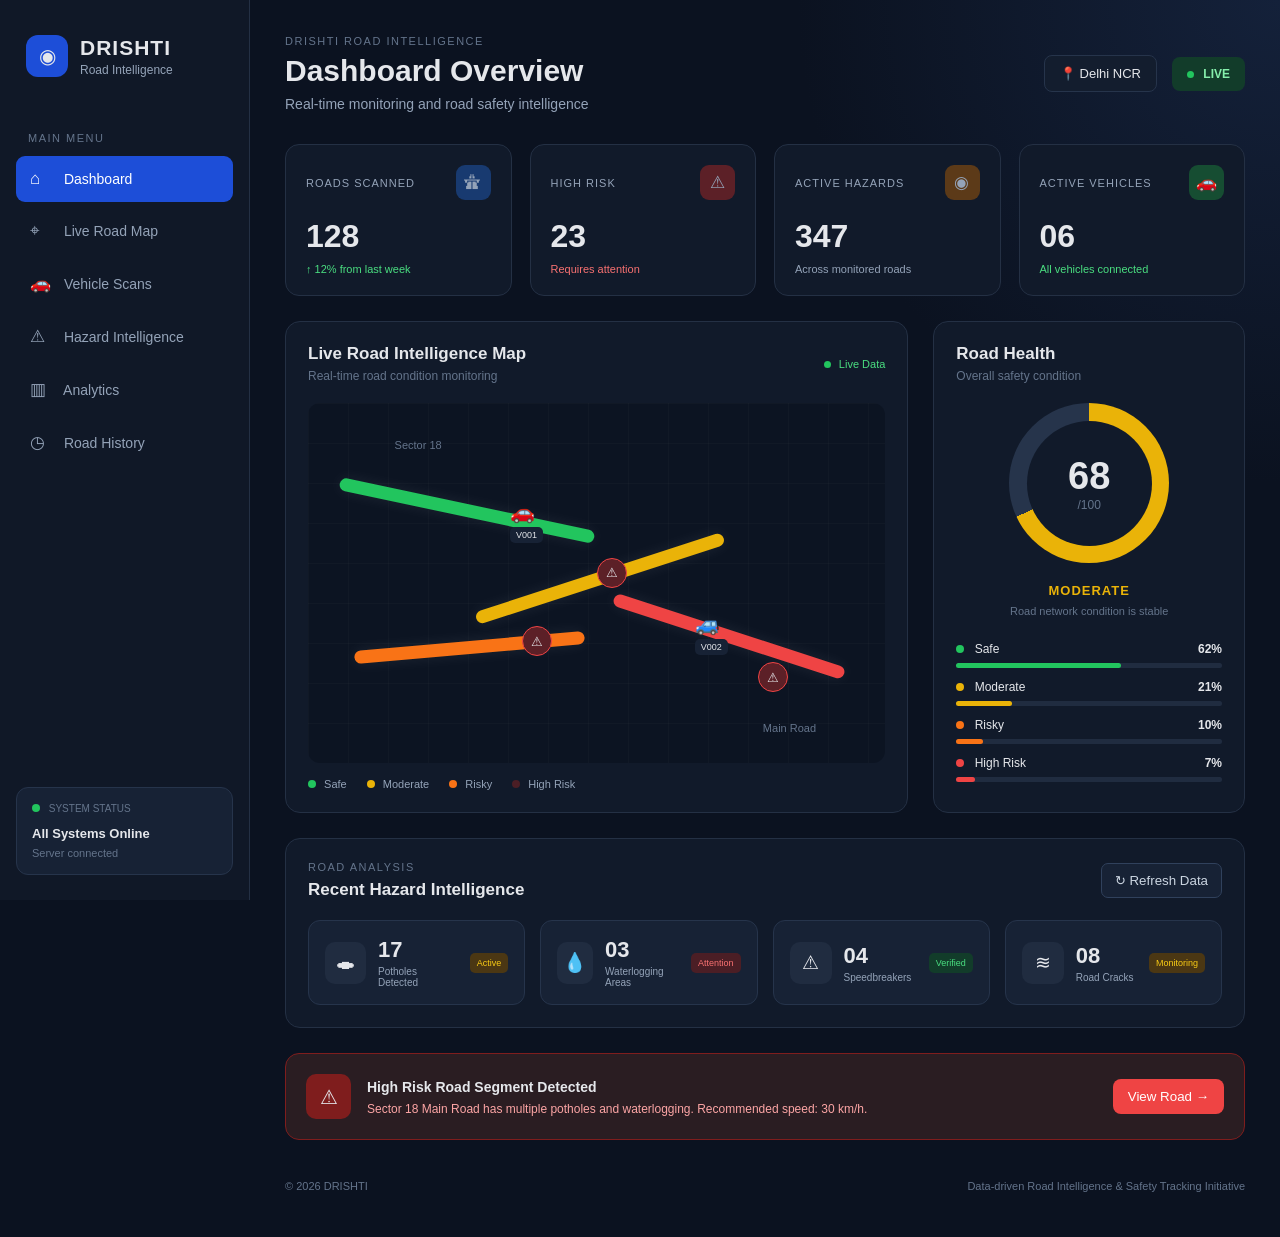
<file: index.html>
<!DOCTYPE html>
<html lang="en">

<head>
    <meta charset="UTF-8">

    <meta name="viewport" content="width=device-width, initial-scale=1.0">

    <title>DRISHTI | Road Intelligence System</title>

    <link rel="stylesheet" href="style.css">
</head>

<body>

    <!-- SIDEBAR -->
    <aside class="sidebar">

        <div class="brand">
            <div class="brand-icon">◉</div>

            <div>
                <h1>DRISHTI</h1>
                <p>Road Intelligence</p>
            </div>
        </div>


        <div class="menu-title">MAIN MENU</div>

        <nav class="navigation">

            <button class="nav-item active">
                <span>⌂</span>
                Dashboard
            </button>

            <button class="nav-item">
                <span>⌖</span>
                Live Road Map
            </button>

            <button class="nav-item">
                <span>🚗</span>
                Vehicle Scans
            </button>

            <button class="nav-item">
                <span>⚠</span>
                Hazard Intelligence
            </button>

            <button class="nav-item">
                <span>▥</span>
                Analytics
            </button>

            <button class="nav-item">
                <span>◷</span>
                Road History
            </button>

        </nav>


        <div class="sidebar-bottom">

            <div class="system-card">

                <div class="system-header">
                    <span class="status-light"></span>
                    SYSTEM STATUS
                </div>

                <strong>All Systems Online</strong>

                <p>Server connected</p>

            </div>

        </div>

    </aside>


    <!-- MAIN CONTENT -->
    <main class="main-content">


        <!-- TOP HEADER -->
        <header class="topbar">

            <div>
                <p class="small-title">DRISHTI ROAD INTELLIGENCE</p>

                <h2>Dashboard Overview</h2>

                <p class="subtitle">
                    Real-time monitoring and road safety intelligence
                </p>
            </div>


            <div class="topbar-right">

                <div class="location">
                    📍 Delhi NCR
                </div>

                <div class="live-indicator">
                    <span></span>
                    LIVE
                </div>

            </div>

        </header>


        <!-- STATISTICS -->
        <section class="stats-grid">

            <div class="stat-card">

                <div class="stat-top">
                    <span>ROADS SCANNED</span>
                    <div class="stat-icon blue">🛣</div>
                </div>

                <h3>128</h3>

                <p class="positive">↑ 12% from last week</p>

            </div>


            <div class="stat-card">

                <div class="stat-top">
                    <span>HIGH RISK</span>
                    <div class="stat-icon red">⚠</div>
                </div>

                <h3>23</h3>

                <p class="negative">Requires attention</p>

            </div>


            <div class="stat-card">

                <div class="stat-top">
                    <span>ACTIVE HAZARDS</span>
                    <div class="stat-icon orange">◉</div>
                </div>

                <h3>347</h3>

                <p class="neutral">Across monitored roads</p>

            </div>


            <div class="stat-card">

                <div class="stat-top">
                    <span>ACTIVE VEHICLES</span>
                    <div class="stat-icon green">🚗</div>
                </div>

                <h3>06</h3>

                <p class="positive">All vehicles connected</p>

            </div>

        </section>


        <!-- MAIN DASHBOARD -->
        <section class="dashboard-layout">


            <!-- MAP SECTION -->
            <div class="map-panel">

                <div class="panel-header">

                    <div>
                        <h3>Live Road Intelligence Map</h3>

                        <p>Real-time road condition monitoring</p>
                    </div>


                    <div class="map-live">
                        <span></span>
                        Live Data
                    </div>

                </div>


                <!-- VISUAL MAP -->
                <div class="road-map">

                    <div class="map-grid-lines"></div>

                    <div class="map-road safe-road"></div>
                    <div class="map-road moderate-road"></div>
                    <div class="map-road risky-road"></div>
                    <div class="map-road danger-road"></div>

                    <div class="map-vehicle vehicle-one">
                        🚗
                        <span>V001</span>
                    </div>

                    <div class="map-vehicle vehicle-two">
                        🚙
                        <span>V002</span>
                    </div>

                    <div class="hazard hazard-one">⚠</div>
                    <div class="hazard hazard-two">⚠</div>
                    <div class="hazard hazard-three">⚠</div>

                    <div class="map-label label-one">Sector 18</div>
                    <div class="map-label label-two">Main Road</div>

                </div>


                <!-- MAP LEGEND -->
                <div class="map-legend">

                    <span>
                        <i class="legend-dot safe"></i>
                        Safe
                    </span>

                    <span>
                        <i class="legend-dot moderate"></i>
                        Moderate
                    </span>

                    <span>
                        <i class="legend-dot risky"></i>
                        Risky
                    </span>

                    <span>
                        <i class="legend-dot danger"></i>
                        High Risk
                    </span>

                </div>

            </div>


            <!-- ROAD HEALTH -->
            <div class="health-panel">

                <div class="panel-header">

                    <div>
                        <h3>Road Health</h3>
                        <p>Overall safety condition</p>
                    </div>

                </div>


                <div class="health-score">

                    <div class="score-ring">

                        <div class="score-inner">
                            <strong>68</strong>
                            <span>/100</span>
                        </div>

                    </div>

                    <h3>MODERATE</h3>

                    <p>Road network condition is stable</p>

                </div>


                <div class="risk-distribution">

                    <div class="risk-row">

                        <div>
                            <span class="dot safe-dot"></span>
                            Safe
                        </div>

                        <strong>62%</strong>

                    </div>


                    <div class="progress">
                        <div class="progress-fill safe-fill"></div>
                    </div>


                    <div class="risk-row">

                        <div>
                            <span class="dot moderate-dot"></span>
                            Moderate
                        </div>

                        <strong>21%</strong>

                    </div>


                    <div class="progress">
                        <div class="progress-fill moderate-fill"></div>
                    </div>


                    <div class="risk-row">

                        <div>
                            <span class="dot risky-dot"></span>
                            Risky
                        </div>

                        <strong>10%</strong>

                    </div>


                    <div class="progress">
                        <div class="progress-fill risky-fill"></div>
                    </div>


                    <div class="risk-row">

                        <div>
                            <span class="dot danger-dot"></span>
                            High Risk
                        </div>

                        <strong>7%</strong>

                    </div>


                    <div class="progress">
                        <div class="progress-fill danger-fill"></div>
                    </div>

                </div>

            </div>

        </section>


        <!-- HAZARD INTELLIGENCE -->
        <section class="hazard-section">

            <div class="section-title">

                <div>
                    <p class="small-title">ROAD ANALYSIS</p>

                    <h3>Recent Hazard Intelligence</h3>
                </div>

                <button id="refreshButton">
                    ↻ Refresh Data
                </button>

            </div>


            <div class="hazard-grid">

                <div class="hazard-card">

                    <div class="hazard-icon">🕳</div>

                    <div>
                        <strong>17</strong>
                        <p>Potholes Detected</p>
                    </div>

                    <span class="trend warning">
                        Active
                    </span>

                </div>


                <div class="hazard-card">

                    <div class="hazard-icon">💧</div>

                    <div>
                        <strong>03</strong>
                        <p>Waterlogging Areas</p>
                    </div>

                    <span class="trend danger">
                        Attention
                    </span>

                </div>


                <div class="hazard-card">

                    <div class="hazard-icon">⚠</div>

                    <div>
                        <strong>04</strong>
                        <p>Speedbreakers</p>
                    </div>

                    <span class="trend safe-status">
                        Verified
                    </span>

                </div>


                <div class="hazard-card">

                    <div class="hazard-icon">≋</div>

                    <div>
                        <strong>08</strong>
                        <p>Road Cracks</p>
                    </div>

                    <span class="trend warning">
                        Monitoring
                    </span>

                </div>

            </div>

        </section>


        <!-- ALERT -->
        <section class="alert-panel">

            <div class="alert-icon">
                ⚠
            </div>

            <div>

                <strong>High Risk Road Segment Detected</strong>

                <p>
                    Sector 18 Main Road has multiple potholes and waterlogging.
                    Recommended speed: 30 km/h.
                </p>

            </div>

            <button id="viewRoadButton">
                View Road →
            </button>

        </section>


        <!-- FOOTER -->
        <footer>

            <span>© 2026 DRISHTI</span>

            <span>
                Data-driven Road Intelligence & Safety Tracking Initiative
            </span>

        </footer>


    </main>


    <script src="script.js"></script>

</body>

</html>
</file>
<file: style.css>
/* ==============================
   GLOBAL
================================ */

* {
    margin: 0;
    padding: 0;
    box-sizing: border-box;
}

body {
    font-family: Arial, Helvetica, sans-serif;
    background: #0b1220;
    color: #e5e7eb;
}

button {
    font-family: inherit;
}


/* ==============================
   SIDEBAR
================================ */

.sidebar {
    position: fixed;

    width: 250px;
    height: 100vh;

    background: #101827;

    border-right: 1px solid #243044;

    padding: 25px 16px;

    display: flex;
    flex-direction: column;
}


.brand {
    display: flex;
    align-items: center;

    gap: 12px;

    padding: 10px;

    margin-bottom: 45px;
}

.brand-icon {
    width: 42px;
    height: 42px;

    display: flex;
    align-items: center;
    justify-content: center;

    background: #1d4ed8;

    border-radius: 12px;

    font-size: 20px;
}

.brand h1 {
    font-size: 21px;
    letter-spacing: 1px;
}

.brand p {
    font-size: 12px;
    color: #94a3b8;

    margin-top: 3px;
}


.menu-title {
    font-size: 11px;

    color: #64748b;

    letter-spacing: 1.5px;

    padding: 0 12px;

    margin-bottom: 12px;
}


.navigation {
    display: flex;
    flex-direction: column;

    gap: 6px;
}


.nav-item {
    border: none;

    background: transparent;

    color: #94a3b8;

    padding: 13px 14px;

    text-align: left;

    border-radius: 9px;

    font-size: 14px;

    cursor: pointer;

    transition: 0.2s;
}

.nav-item span {
    display: inline-block;

    width: 30px;

    font-size: 17px;
}


.nav-item:hover {
    background: #1b2638;
    color: white;
}


.nav-item.active {
    background: #1d4ed8;
    color: white;
}


.sidebar-bottom {
    margin-top: auto;
}


.system-card {
    background: #172235;

    border: 1px solid #26344b;

    border-radius: 12px;

    padding: 15px;
}

.system-header {
    font-size: 10px;

    color: #64748b;

    margin-bottom: 10px;
}

.status-light {
    display: inline-block;

    width: 8px;
    height: 8px;

    background: #22c55e;

    border-radius: 50%;

    margin-right: 6px;
}

.system-card strong {
    font-size: 13px;
}

.system-card p {
    color: #64748b;

    font-size: 11px;

    margin-top: 5px;
}


/* ==============================
   MAIN
================================ */

.main-content {
    margin-left: 250px;

    min-height: 100vh;

    padding: 35px;

    background:
        radial-gradient(
            circle at top right,
            #14213a,
            transparent 30%
        ),
        #0b1220;
}


/* ==============================
   TOPBAR
================================ */

.topbar {
    display: flex;

    justify-content: space-between;

    align-items: center;

    margin-bottom: 32px;
}

.small-title {
    font-size: 11px;

    letter-spacing: 1.5px;

    color: #64748b;

    margin-bottom: 7px;
}

.topbar h2 {
    font-size: 30px;

    margin-bottom: 8px;
}

.subtitle {
    color: #94a3b8;

    font-size: 14px;
}


.topbar-right {
    display: flex;

    align-items: center;

    gap: 15px;
}

.location {
    background: #131d2e;

    border: 1px solid #26344b;

    padding: 10px 15px;

    border-radius: 8px;

    font-size: 13px;
}

.live-indicator {
    background: #123c2a;

    color: #86efac;

    padding: 10px 15px;

    border-radius: 8px;

    font-size: 12px;

    font-weight: bold;
}

.live-indicator span {
    display: inline-block;

    width: 7px;
    height: 7px;

    background: #22c55e;

    border-radius: 50%;

    margin-right: 6px;
}


/* ==============================
   STATISTICS
================================ */

.stats-grid {
    display: grid;

    grid-template-columns:
        repeat(4, 1fr);

    gap: 18px;

    margin-bottom: 25px;
}

.stat-card {
    background: #111a2a;

    border: 1px solid #243044;

    border-radius: 14px;

    padding: 20px;
}

.stat-top {
    display: flex;

    justify-content: space-between;

    align-items: center;

    color: #94a3b8;

    font-size: 11px;

    letter-spacing: 1px;
}

.stat-icon {
    width: 35px;
    height: 35px;

    display: flex;

    align-items: center;

    justify-content: center;

    border-radius: 9px;

    font-size: 17px;
}

.blue {
    background: #183a70;
}

.red {
    background: #5c2027;
}

.orange {
    background: #5c3a18;
}

.green {
    background: #164d32;
}

.stat-card h3 {
    font-size: 32px;

    margin: 18px 0 8px;
}

.stat-card p {
    font-size: 11px;
}

.positive {
    color: #4ade80;
}

.negative {
    color: #f87171;
}

.neutral {
    color: #94a3b8;
}


/* ==============================
   DASHBOARD
================================ */

.dashboard-layout {
    display: grid;

    grid-template-columns:
        2fr 1fr;

    gap: 25px;

    margin-bottom: 25px;
}

.map-panel,
.health-panel {
    background: #111a2a;

    border: 1px solid #243044;

    border-radius: 15px;

    padding: 22px;
}

.panel-header {
    display: flex;

    justify-content: space-between;

    align-items: center;

    margin-bottom: 20px;
}

.panel-header h3 {
    font-size: 17px;
}

.panel-header p {
    font-size: 12px;

    color: #64748b;

    margin-top: 5px;
}

.map-live {
    color: #4ade80;

    font-size: 11px;
}

.map-live span {
    display: inline-block;

    width: 7px;
    height: 7px;

    background: #22c55e;

    border-radius: 50%;

    margin-right: 5px;
}


/* ==============================
   MAP
================================ */

.road-map {
    height: 360px;

    position: relative;

    overflow: hidden;

    border-radius: 12px;

    background:
        linear-gradient(
            90deg,
            rgba(255,255,255,0.02) 1px,
            transparent 1px
        ),
        linear-gradient(
            rgba(255,255,255,0.02) 1px,
            transparent 1px
        ),
        #0c1422;

    background-size: 40px 40px;
}

.map-road {
    position: absolute;

    height: 13px;

    border-radius: 20px;

    box-shadow: 0 0 15px rgba(255,255,255,0.08);
}

.safe-road {
    width: 45%;

    background: #22c55e;

    top: 28%;

    left: 5%;

    transform: rotate(12deg);
}

.moderate-road {
    width: 45%;

    background: #eab308;

    top: 47%;

    left: 28%;

    transform: rotate(-18deg);
}

.risky-road {
    width: 40%;

    background: #f97316;

    top: 66%;

    left: 8%;

    transform: rotate(-5deg);
}

.danger-road {
    width: 42%;

    background: #ef4444;

    top: 63%;

    left: 52%;

    transform: rotate(18deg);
}

.map-vehicle {
    position: absolute;

    font-size: 20px;

    z-index: 2;
}

.map-vehicle span {
    display: block;

    background: #172235;

    padding: 3px 6px;

    border-radius: 5px;

    font-size: 9px;

    text-align: center;

    margin-top: 3px;
}

.vehicle-one {
    top: 27%;
    left: 35%;
}

.vehicle-two {
    top: 58%;
    left: 67%;
}

.hazard {
    position: absolute;

    width: 30px;
    height: 30px;

    display: flex;

    align-items: center;

    justify-content: center;

    background: #5c2027;

    border: 1px solid #ef4444;

    border-radius: 50%;

    font-size: 13px;
}

.hazard-one {
    top: 43%;
    left: 50%;
}

.hazard-two {
    top: 62%;
    left: 37%;
}

.hazard-three {
    top: 72%;
    left: 78%;
}

.map-label {
    position: absolute;

    color: #64748b;

    font-size: 11px;
}

.label-one {
    top: 10%;
    left: 15%;
}

.label-two {
    bottom: 8%;
    right: 12%;
}


/* ==============================
   MAP LEGEND
================================ */

.map-legend {
    display: flex;

    gap: 20px;

    margin-top: 15px;

    color: #94a3b8;

    font-size: 11px;
}

.legend-dot {
    display: inline-block;

    width: 8px;
    height: 8px;

    border-radius: 50%;

    margin-right: 5px;
}

.safe {
    background: #22c55e;
}

.moderate {
    background: #eab308;
}

.risky {
    background: #f97316;
}

.danger {
    background: #ef4444;
}


/* ==============================
   ROAD HEALTH
================================ */

.health-score {
    text-align: center;
}

.score-ring {
    width: 160px;
    height: 160px;

    margin: 15px auto 20px;

    border-radius: 50%;

    background:
        conic-gradient(
            #eab308 0deg,
            #eab308 245deg,
            #26344b 245deg,
            #26344b 360deg
        );

    display: flex;

    align-items: center;

    justify-content: center;
}

.score-inner {
    width: 125px;
    height: 125px;

    background: #111a2a;

    border-radius: 50%;

    display: flex;

    flex-direction: column;

    align-items: center;

    justify-content: center;
}

.score-inner strong {
    font-size: 38px;
}

.score-inner span {
    font-size: 12px;

    color: #64748b;
}

.health-score h3 {
    font-size: 13px;

    color: #eab308;

    letter-spacing: 1px;
}

.health-score p {
    font-size: 11px;

    color: #64748b;

    margin-top: 7px;
}


/* ==============================
   RISK DISTRIBUTION
================================ */

.risk-distribution {
    margin-top: 25px;
}

.risk-row {
    display: flex;

    justify-content: space-between;

    font-size: 12px;

    margin-top: 12px;
}

.dot {
    display: inline-block;

    width: 8px;
    height: 8px;

    border-radius: 50%;

    margin-right: 7px;
}

.safe-dot {
    background: #22c55e;
}

.moderate-dot {
    background: #eab308;
}

.risky-dot {
    background: #f97316;
}

.danger-dot {
    background: #ef4444;
}

.progress {
    height: 5px;

    background: #202c40;

    border-radius: 10px;

    margin-top: 7px;
}

.progress-fill {
    height: 100%;

    border-radius: 10px;
}

.safe-fill {
    width: 62%;
    background: #22c55e;
}

.moderate-fill {
    width: 21%;
    background: #eab308;
}

.risky-fill {
    width: 10%;
    background: #f97316;
}

.danger-fill {
    width: 7%;
    background: #ef4444;
}


/* ==============================
   HAZARDS
================================ */

.hazard-section {
    background: #111a2a;

    border: 1px solid #243044;

    border-radius: 15px;

    padding: 22px;

    margin-bottom: 25px;
}

.section-title {
    display: flex;

    justify-content: space-between;

    align-items: center;

    margin-bottom: 20px;
}

.section-title h3 {
    font-size: 17px;
}

.section-title button {
    border: 1px solid #30415c;

    background: #172235;

    color: #cbd5e1;

    padding: 9px 13px;

    border-radius: 7px;

    cursor: pointer;
}

.section-title button:hover {
    background: #26344b;
}

.hazard-grid {
    display: grid;

    grid-template-columns:
        repeat(4, 1fr);

    gap: 15px;
}

.hazard-card {
    display: flex;

    align-items: center;

    gap: 12px;

    background: #172235;

    border: 1px solid #26344b;

    padding: 16px;

    border-radius: 12px;
}

.hazard-icon {
    width: 42px;
    height: 42px;

    display: flex;

    align-items: center;

    justify-content: center;

    background: #202c40;

    border-radius: 10px;

    font-size: 19px;
}

.hazard-card strong {
    font-size: 22px;
}

.hazard-card p {
    font-size: 10px;

    color: #94a3b8;

    margin-top: 3px;
}

.trend {
    margin-left: auto;

    font-size: 9px;

    padding: 5px 7px;

    border-radius: 5px;
}

.warning {
    background: #4b3713;
    color: #facc15;
}

.danger {
    background: #4b1e25;
    color: #f87171;
}

.safe-status {
    background: #123c2a;
    color: #4ade80;
}


/* ==============================
   ALERT
================================ */

.alert-panel {
    display: flex;

    align-items: center;

    gap: 16px;

    background: #2a1d22;

    border: 1px solid #7f1d1d;

    padding: 20px;

    border-radius: 14px;

    margin-bottom: 30px;
}

.alert-icon {
    width: 45px;
    height: 45px;

    display: flex;

    align-items: center;

    justify-content: center;

    background: #7f1d1d;

    border-radius: 10px;

    font-size: 20px;
}

.alert-panel strong {
    font-size: 14px;
}

.alert-panel p {
    color: #fca5a5;

    font-size: 12px;

    margin-top: 6px;
}

.alert-panel button {
    margin-left: auto;

    border: none;

    background: #ef4444;

    color: white;

    padding: 10px 15px;

    border-radius: 8px;

    cursor: pointer;
}


/* ==============================
   FOOTER
================================ */

footer {
    display: flex;

    justify-content: space-between;

    color: #64748b;

    font-size: 11px;

    padding: 10px 0;
}


/* ==============================
   RESPONSIVE
================================ */

@media (max-width: 1100px) {

    .stats-grid {
        grid-template-columns: repeat(2, 1fr);
    }

    .hazard-grid {
        grid-template-columns: repeat(2, 1fr);
    }

}


@media (max-width: 850px) {

    .sidebar {
        width: 80px;

        padding: 20px 10px;
    }

    .brand div:last-child,
    .menu-title,
    .nav-item:not(.active)::after,
    .system-card strong,
    .system-card p,
    .system-header {
        display: none;
    }

    .nav-item {
        text-align: center;
    }

    .nav-item span {
        width: auto;
    }

    .main-content {
        margin-left: 80px;

        padding: 25px;
    }

    .dashboard-layout {
        grid-template-columns: 1fr;
    }

}


@media (max-width: 650px) {

    .sidebar {
        display: none;
    }

    .main-content {
        margin-left: 0;

        padding: 18px;
    }

    .topbar {
        flex-direction: column;

        align-items: flex-start;

        gap: 15px;
    }

    .topbar h2 {
        font-size: 24px;
    }

    .stats-grid {
        grid-template-columns: 1fr 1fr;
    }

    .hazard-grid {
        grid-template-columns: 1fr;
    }

    .map-legend {
        flex-wrap: wrap;
    }

    footer {
        flex-direction: column;

        gap: 8px;
    }

}
</file>
